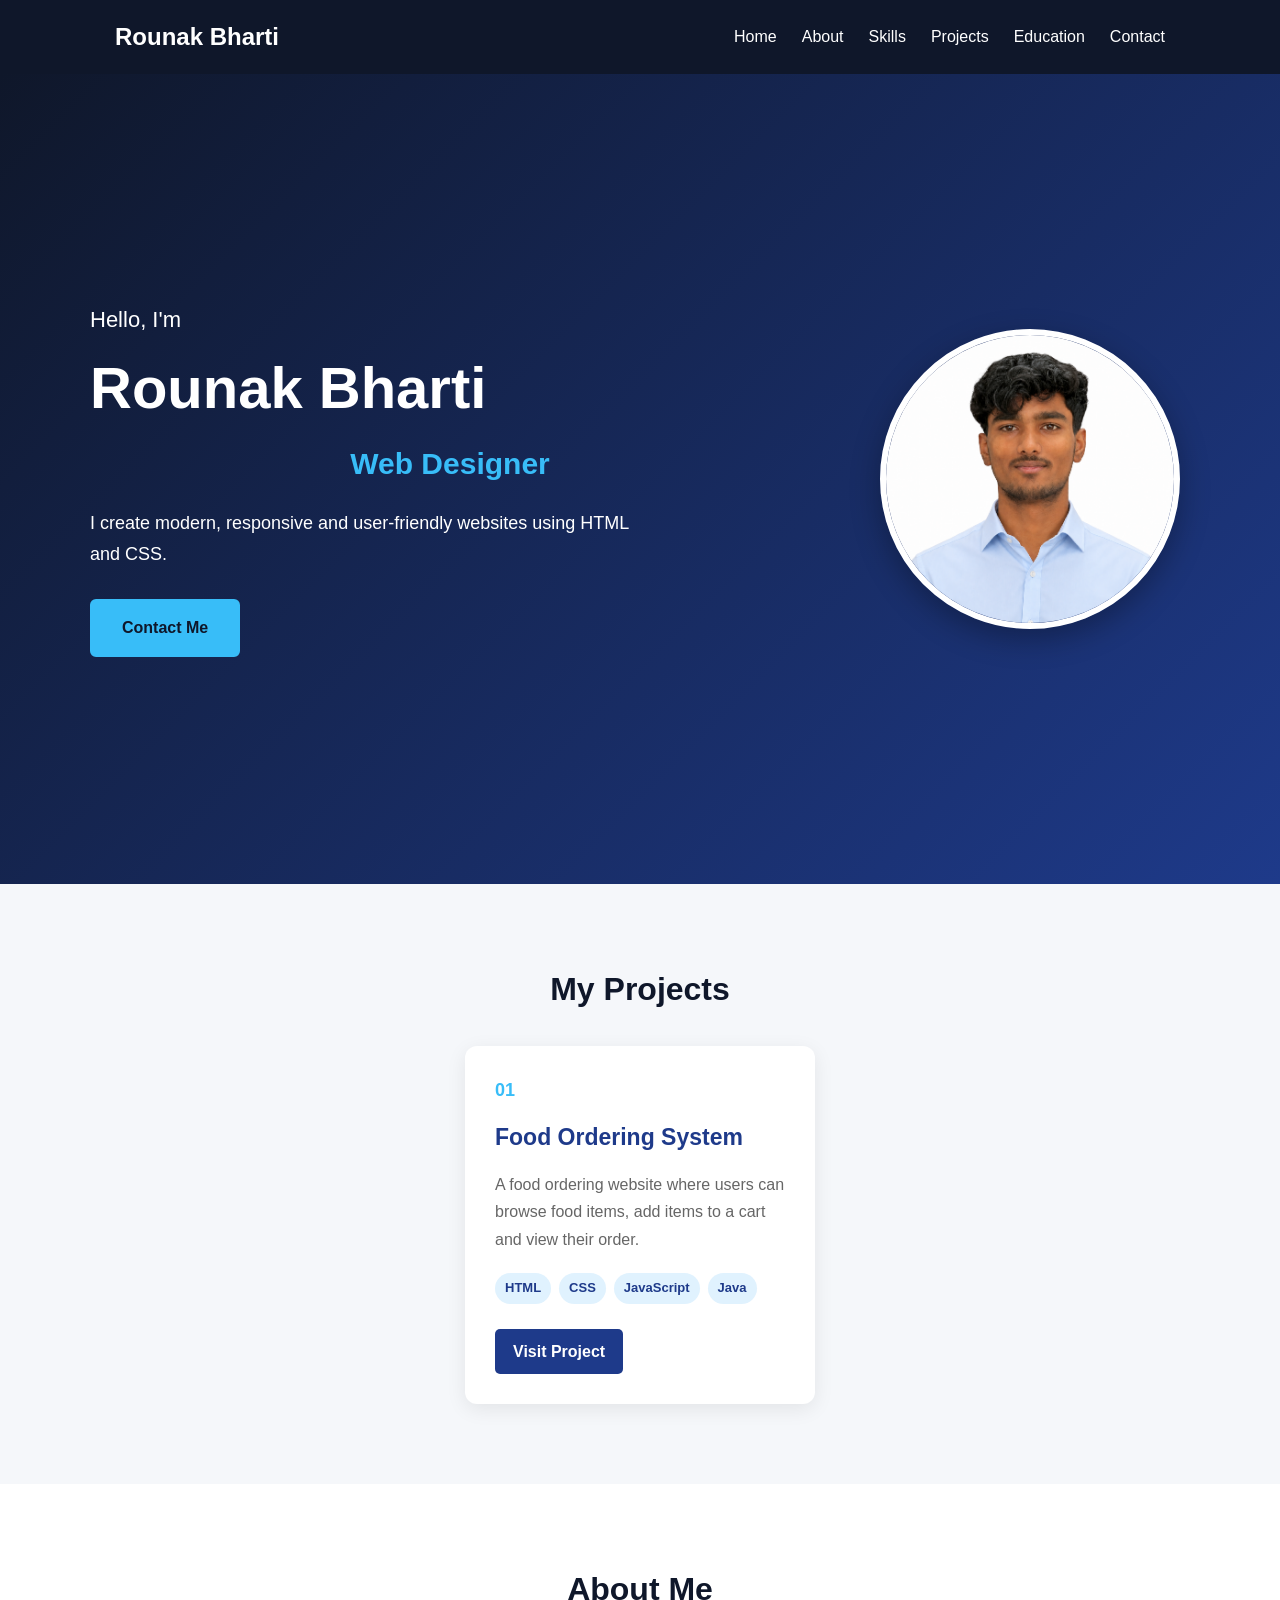
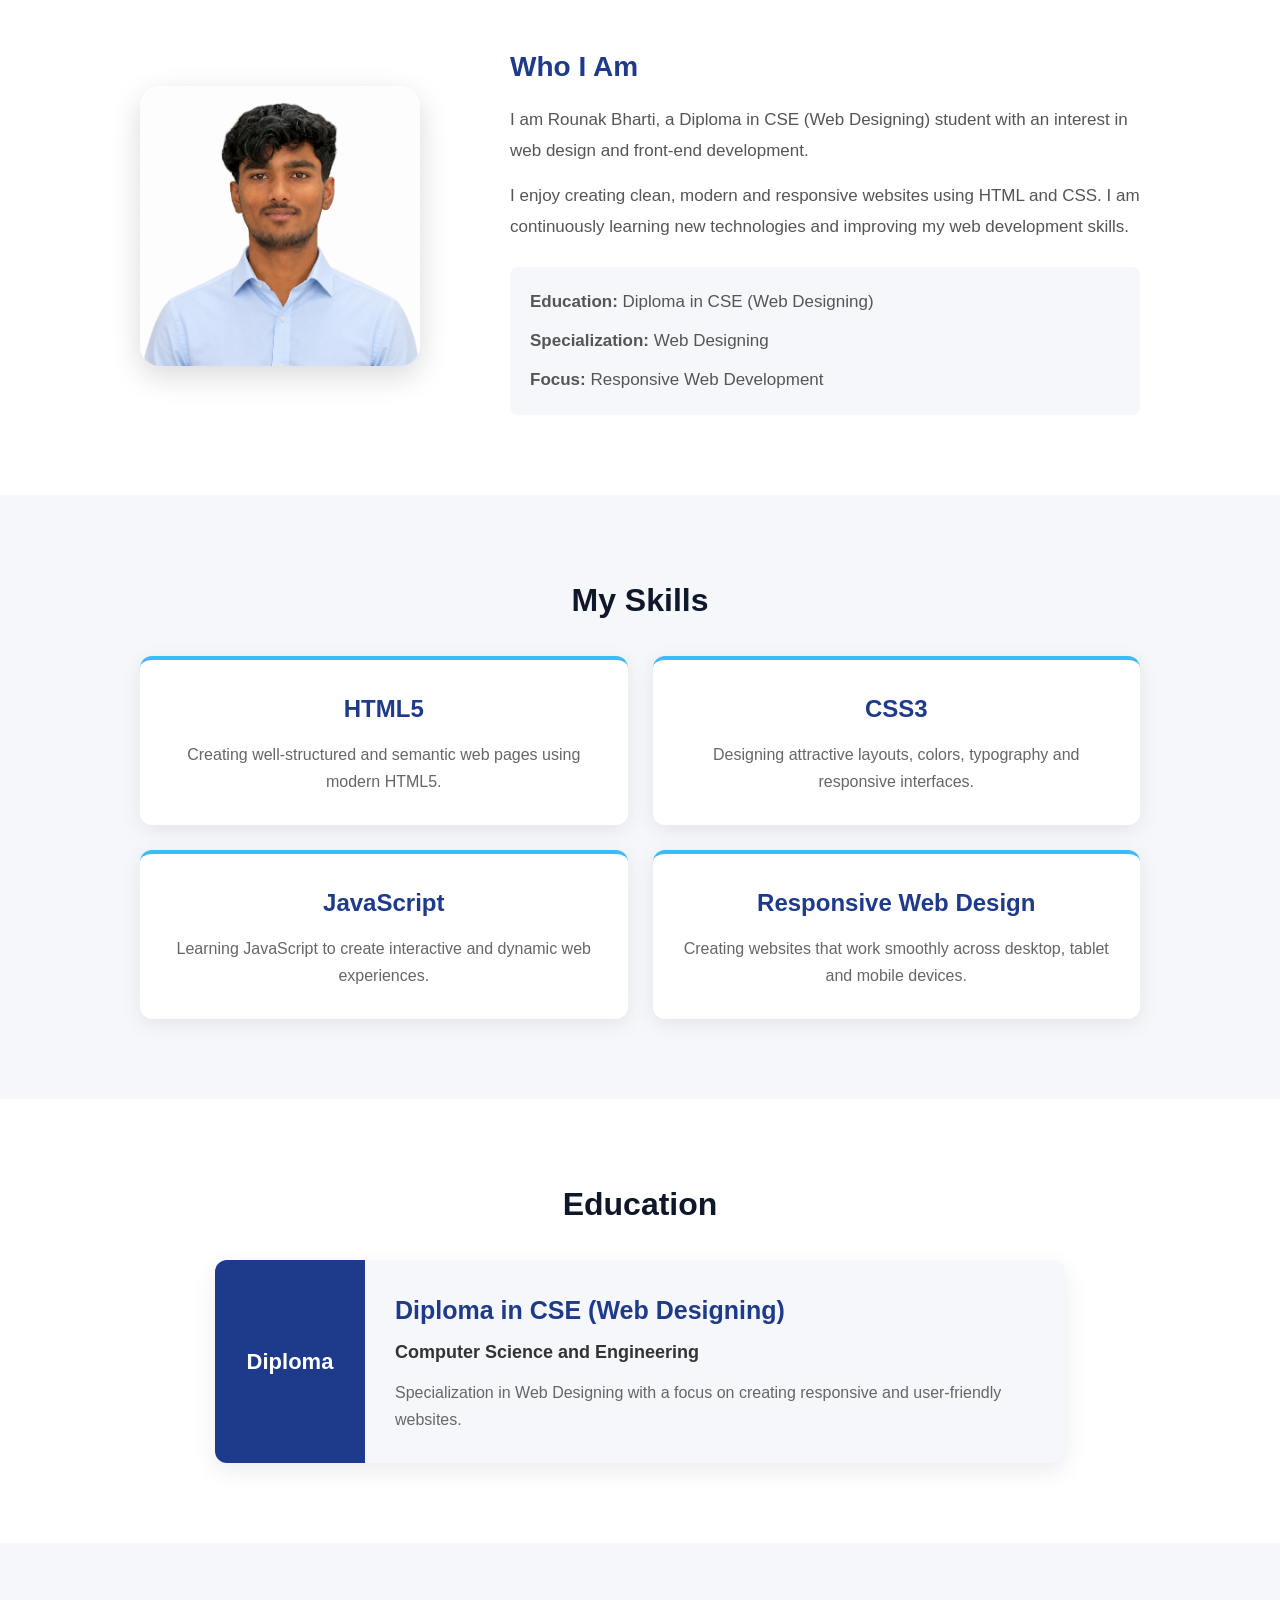
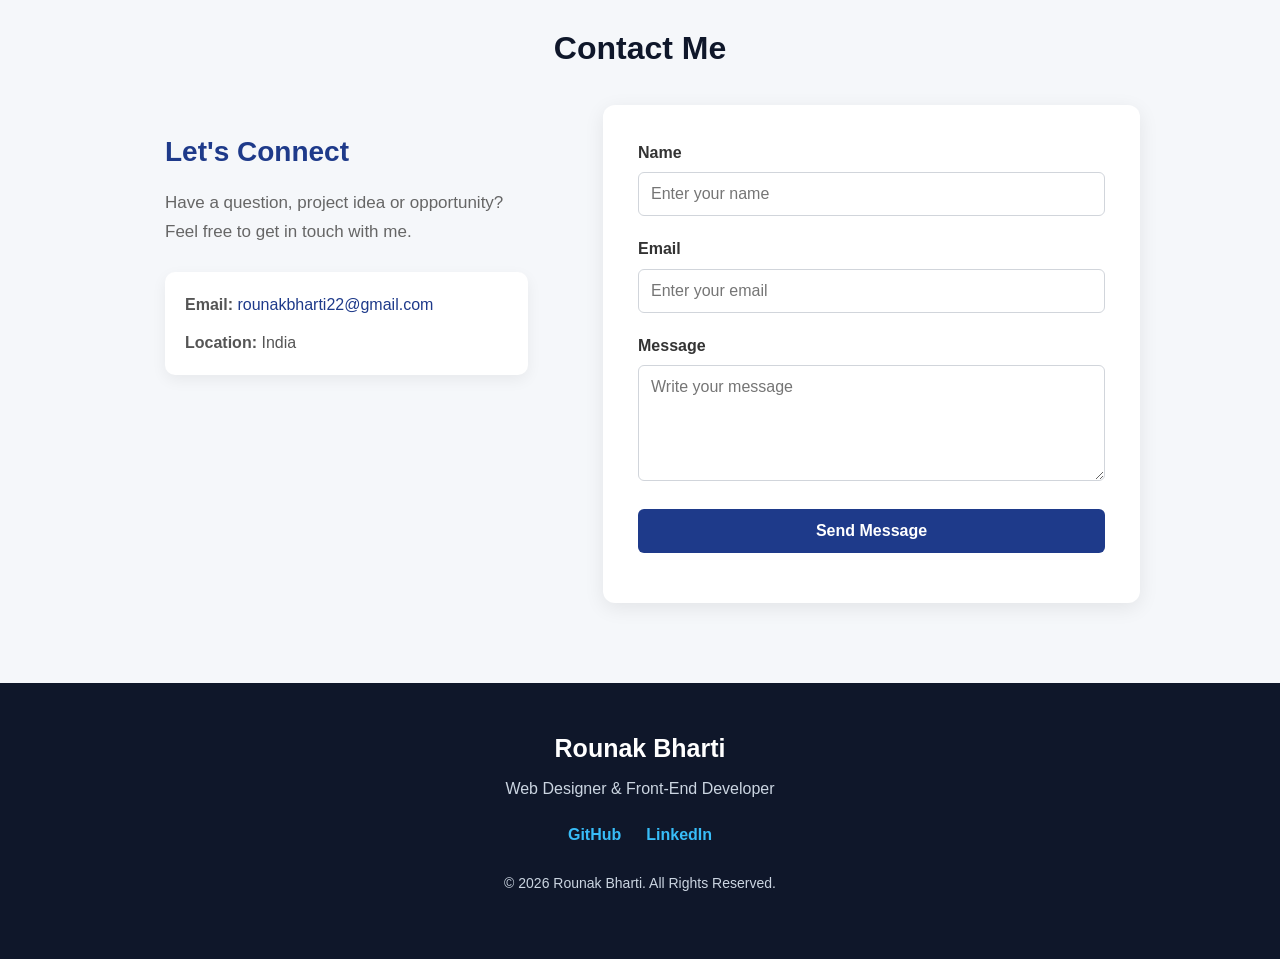
<file: index.html>
<!DOCTYPE html>
<html lang="en">

<head>
    <meta charset="UTF-8">

<meta
    name="viewport"
    content="width=device-width, initial-scale=1.0"
>

<meta
    name="description"
    content="Rounak Bharti - Web Designer and Front-End Developer Portfolio"
>

<meta
    name="author"
    content="Rounak Bharti"
>

<title>
    Rounak Bharti | Web Designer
</title>

    <link rel="stylesheet" href="css/style.css">
</head>

<body>

    <!-- Header -->
    <header>
        
        <nav>
    <h2>Rounak Bharti</h2>

    <button class="menu-toggle" id="menu-toggle" type="button">
        ☰
    </button>

    <ul id="nav-menu">
        <li><a href="#home">Home</a></li>
        <li><a href="#about">About</a></li>
        <li><a href="#skills">Skills</a></li>
        <li><a href="#projects">Projects</a></li>
        <li><a href="#education">Education</a></li>
        <li><a href="#contact">Contact</a></li>
    </ul>
</nav>

    </header>


    <!-- Main Content -->
    <main>

        <!-- Hero Section -->
<section id="home">

    <div class="hero-content">

        <div class="hero-text">

            <p class="hero-intro">Hello, I'm</p>

            <h1>Rounak Bharti</h1>

            <h2>Web Designer</h2>

            <p class="hero-description">
                I create modern, responsive and user-friendly websites
                using HTML and CSS.
            </p>

            <a href="#contact" class="hero-button">
                Contact Me
            </a>

        </div>


        <div class="hero-image">

            <img 
                src="images/profile.png" 
                alt="Profile photo of Rounak Bharti"
            >

        </div>

    </div>

</section>

    <!-- Projects Section -->
<section id="projects">

    <h2>My Projects</h2>

    <div class="projects-container">

        <article class="project-card">

            <div class="project-number">
                01
            </div>

            <h3>Food Ordering System</h3>

            <p>
                A food ordering website where users can browse
                food items, add items to a cart and view their order.
            </p>

            <div class="project-tech">
                <span>HTML</span>
                <span>CSS</span>
                <span>JavaScript</span>
                <span>Java</span>
            </div>

            <a class="project-button"
                href="https://rounak-bharti.github.io/food-ordering-system/"
                target="_blank"
                rel="noopener noreferrer">
                    Visit Project
            </a>

        </article>



    </div>

</section>

        <!-- About Section -->
<section id="about">

    <h2>About Me</h2>

    <div class="about-content">

        <div class="about-image">

            <img 
                src="images/profile.png" 
                alt="Rounak Bharti profile photo"
            >

        </div>


        <div class="about-text">

            <h3>Who I Am</h3>

            <p>
                I am Rounak Bharti, a Diploma in CSE (Web Designing)
                student with an interest in web design and front-end development.
            </p>

            <p>
                I enjoy creating clean, modern and responsive websites
                using HTML and CSS. I am continuously learning new
                technologies and improving my web development skills.
            </p>

            <div class="about-details">

                <p><strong>Education:</strong> Diploma in CSE (Web Designing)</p>

                <p><strong>Specialization:</strong> Web Designing</p>

                <p><strong>Focus:</strong> Responsive Web Development</p>

            </div>

        </div>

    </div>

</section>


        <!-- Skills Section -->
<section id="skills">

    <h2>My Skills</h2>

    <div class="skills-container">

        <div class="skill-card">
            <h3>HTML5</h3>
            <p>
                Creating well-structured and semantic web pages
                using modern HTML5.
            </p>
        </div>


        <div class="skill-card">
            <h3>CSS3</h3>
            <p>
                Designing attractive layouts, colors, typography
                and responsive interfaces.
            </p>
        </div>


        <div class="skill-card">
            <h3>JavaScript</h3>
            <p>
                Learning JavaScript to create interactive
                and dynamic web experiences.
            </p>
        </div>


        <div class="skill-card">
            <h3>Responsive Web Design</h3>
            <p>
                Creating websites that work smoothly across
                desktop, tablet and mobile devices.
            </p>
        </div>

    </div>

</section>


        <!-- Education Section -->
<section id="education">

    <h2>Education</h2>

    <div class="education-container">

        <article class="education-card">

            <div class="education-year">
                Diploma
            </div>

            <div class="education-content">

                <h3>Diploma in CSE (Web Designing)</h3>

                <h4>Computer Science and Engineering</h4>

                <p>
                    Specialization in Web Designing with a focus on
                    creating responsive and user-friendly websites.
                </p>

            </div>

        </article>

    </div>

</section>


        <!-- Contact Section -->
<section id="contact">

    <h2>Contact Me</h2>

    <div class="contact-container">

        <div class="contact-info">

            <h3>Let's Connect</h3>

            <p>
                Have a question, project idea or opportunity?
                Feel free to get in touch with me.
            </p>

            <div class="contact-details">

                <p>
                    <strong>Email:</strong>
                    <a href="mailto:rounakbharti22@gmail.com">
                        rounakbharti22@gmail.com
                    </a>
                </p>

                <p>
                    <strong>Location:</strong>
                    India
                </p>

            </div>

        </div>


        <form id="contact-form">

            <label for="name">Name</label>

            <input
                type="text"
                id="name"
                name="name"
                placeholder="Enter your name"
                required
            >


            <label for="email">Email</label>

            <input
                type="email"
                id="email"
                name="email"
                placeholder="Enter your email"
                required
            >


            <label for="message">Message</label>

            <textarea
                id="message"
                name="message"
                rows="5"
                placeholder="Write your message"
                required
            ></textarea>


            <button type="submit">
                Send Message
            </button>

            <p id="form-message"></p>

        </form>

    </div>

</section>

    </main>


    <!-- Footer -->
<footer>

    <div class="footer-content">

        <h3>Rounak Bharti</h3>

        <p>
            Web Designer & Front-End Developer
        </p>

        <div class="social-links">

            <a href="https://github.com/Rounak-Bharti" 
                target="_blank"
                rel="noopener noreferrer">
                GitHub
            </a>
            <a href="https://www.linkedin.com/in/rounak-bharti-62779b330/" 
            target="_blank"
            rel="noopener noreferrer">
                LinkedIn
            </a>

        </div>

        <p class="copyright">
            © 2026 Rounak Bharti. All Rights Reserved.
        </p>

    </div>

</footer>
    <script src="js/script.js"></script>

</body>

</html>
</file>
<file: css/style.css>
/* ================================
   GENERAL STYLES
================================ */

* {
    margin: 0;
    padding: 0;
    box-sizing: border-box;
}

html {
    scroll-behavior: smooth;
}

section {
    scroll-margin-top: 80px;
}

body {
    font-family: Arial, sans-serif;
    line-height: 1.6;
    background: #f5f7fa;
    color: #222;
}


/* ================================
   HEADER & NAVIGATION
================================ */

header {
    background: #0f172a;
    position: sticky;
    top: 0;
    z-index: 1000;
}

nav {
    max-width: 1100px;
    margin: auto;
    padding: 18px 25px;

    display: flex;
    justify-content: space-between;
    align-items: center;
}

nav h2 {
    color: white;
    font-size: 24px;
}

nav ul {
    list-style: none;

    display: flex;
    gap: 25px;
}

nav ul li a {
    color: white;
    text-decoration: none;
    font-size: 16px;

    transition: 0.3s;
}

nav ul li a:hover {
    color: #38bdf8;
}


/* ================================
   COMMON SECTION
================================ */

section {
    max-width: 1100px;
    margin: auto;
    padding: 80px 25px;
}

section h2 {
    text-align: center;
    font-size: 32px;
    margin-bottom: 30px;
    color: #0f172a;
}


/* ================================
   HERO SECTION
================================ */

#home {
    max-width: none;
    min-height: 90vh;

    display: flex;
    justify-content: center;
    align-items: center;

    padding: 80px 25px;

    background: linear-gradient(
        135deg,
        #0f172a,
        #1e3a8a
    );

    color: white;
}

.hero-content {
    width: 100%;
    max-width: 1100px;

    display: flex;
    justify-content: space-between;
    align-items: center;

    gap: 60px;
}

.hero-text {
    flex: 1;
}

.hero-intro {
    font-size: 22px;
    margin-bottom: 5px;
}

.hero-text h1 {
    font-size: 58px;
    margin-bottom: 5px;
}

.hero-text h2 {
    font-size: 30px;
    color: #38bdf8;
    margin-bottom: 20px;
}

.hero-description {
    max-width: 550px;

    font-size: 18px;
    line-height: 1.7;

    margin-bottom: 30px;
}

.hero-image img {
    border: 5px solid white;

    box-shadow: 0 10px 30px rgba(0, 0, 0, 0.15);

    transition: transform 0.4s ease;
}

.hero-button:hover {
    background: white;
    transform: translateY(-3px);
}


/* Profile Image */

.hero-image {
    flex: 0 0 320px;

    display: flex;
    justify-content: center;
}

.hero-image img {
    width: 300px;
    height: 300px;

    object-fit: cover;

    border-radius: 50%;

    border: 6px solid white;

    box-shadow: 0 10px 30px rgba(0, 0, 0, 0.3);
}

/* ================================
   ABOUT SECTION
================================ */

#about {
    background: white;
    max-width: none;
}

.about-content {
    max-width: 1000px;
    margin: auto;

    display: flex;
    align-items: center;

    gap: 70px;
}

.about-image {
    flex: 0 0 300px;
}

.about-image img {
    width: 280px;
    height: 280px;

    object-fit: cover;

    border-radius: 20px;

    box-shadow: 0 10px 30px rgba(0, 0, 0, 0.15);
}

.about-text {
    flex: 1;
}

.about-text h3 {
    font-size: 28px;

    color: #1e3a8a;

    margin-bottom: 15px;
}

.about-text p {
    color: #555;

    font-size: 17px;

    line-height: 1.8;

    margin-bottom: 15px;
}

.about-details {
    margin-top: 25px;

    padding: 20px;

    background: #f5f7fa;

    border-radius: 8px;
}

.about-details p {
    margin-bottom: 8px;
}

.about-details p:last-child {
    margin-bottom: 0;
}


/* ================================
   SKILLS SECTION
================================ */

#skills {
    background: #f5f7fa;
    max-width: none;
}

.skills-container {
    max-width: 1000px;
    margin: auto;

    display: grid;

    grid-template-columns: repeat(2, 1fr);

    gap: 25px;
}

.skill-card {
    background: white;

    padding: 30px;

    border-radius: 12px;

    text-align: center;

    box-shadow: 0 5px 20px rgba(0, 0, 0, 0.08);

    border-top: 4px solid #38bdf8;

    transition: 0.3s;
}

.skill-card:hover {
    transform: translateY(-8px);

    box-shadow: 0 12px 25px rgba(0, 0, 0, 0.12);
}

.skill-card h3 {
    font-size: 24px;

    color: #1e3a8a;

    margin-bottom: 12px;
}

.skill-card p {
    color: #666;

    line-height: 1.7;

    font-size: 16px;
}

/* ================================
   PROJECTS SECTION
================================ */

#projects {
    background: #f5f7fa;
    max-width: none;
}

.projects-container {
    max-width: 1100px;
    margin: auto;

    display: flex;
    flex-wrap: wrap;
    justify-content: center;

    gap: 25px;
}

.project-card {
    position: relative;

    background: white;

    padding: 30px;

    border-radius: 12px;

    box-shadow: 0 5px 20px rgba(0, 0, 0, 0.08);

    transition: 0.3s;

    width: 100%;
    max-width: 350px;
}

.project-card:hover {
    transform: translateY(-8px);

    box-shadow: 0 12px 30px rgba(0, 0, 0, 0.12);
}

.project-number {
    color: #38bdf8;

    font-size: 18px;

    font-weight: bold;

    margin-bottom: 15px;
}

.project-card h3 {
    color: #1e3a8a;

    font-size: 23px;

    margin-bottom: 15px;
}

.project-card p {
    color: #666;

    line-height: 1.7;

    margin-bottom: 20px;
}

.project-tech {
    display: flex;

    flex-wrap: wrap;

    gap: 8px;

    margin-bottom: 25px;
}

.project-tech span {
    background: #e0f2fe;

    color: #1e3a8a;

    padding: 5px 10px;

    border-radius: 20px;

    font-size: 13px;

    font-weight: bold;
}

.project-button {
    display: inline-block;

    padding: 10px 18px;

    background: #1e3a8a;

    color: white;

    text-decoration: none;

    border-radius: 5px;

    font-weight: bold;

    transition: 0.3s;
}

.project-button:hover {
    background: #38bdf8;

    color: #0f172a;
}

/* ================================
   EDUCATION SECTION
================================ */

#education {
    background: white;
    max-width: none;
}

.education-container {
    max-width: 850px;
    margin: auto;
}

.education-card {
    display: flex;

    background: #f5f7fa;

    border-radius: 12px;

    overflow: hidden;

    box-shadow: 0 8px 25px rgba(0, 0, 0, 0.08);

    transition: 0.3s;
}

.education-card:hover {
    transform: translateY(-5px);

    box-shadow: 0 12px 30px rgba(0, 0, 0, 0.12);
}

.education-year {
    min-width: 150px;

    display: flex;
    justify-content: center;
    align-items: center;

    background: #1e3a8a;

    color: white;

    font-size: 22px;
    font-weight: bold;
}

.education-content {
    padding: 30px;
}

.education-content h3 {
    color: #1e3a8a;

    font-size: 25px;

    margin-bottom: 8px;
}

.education-content h4 {
    color: #333;

    font-size: 18px;

    margin-bottom: 12px;
}

.education-content p {
    color: #666;

    line-height: 1.7;

    font-size: 16px;
}


/* ================================
   CONTACT SECTION
================================ */

#contact {
    background: #f5f7fa;
    max-width: none;
}

.contact-container {
    max-width: 1000px;
    margin: auto;

    display: grid;

    grid-template-columns: 1fr 1.3fr;

    gap: 50px;

    align-items: start;
}

.contact-info {
    padding: 25px;
}

.contact-info h3 {
    color: #1e3a8a;

    font-size: 28px;

    margin-bottom: 15px;
}

.contact-info > p {
    color: #666;

    font-size: 17px;

    line-height: 1.7;

    margin-bottom: 25px;
}

.contact-details {
    background: white;

    padding: 20px;

    border-radius: 10px;

    box-shadow: 0 5px 15px rgba(0, 0, 0, 0.06);
}

.contact-details p {
    margin-bottom: 12px;

    color: #555;
}

.contact-details p:last-child {
    margin-bottom: 0;
}

.contact-details a {
    color: #1e3a8a;

    text-decoration: none;
}

.contact-details a:hover {
    text-decoration: underline;
}


/* Contact Form */

#contact-form {
    background: white;

    padding: 35px;

    border-radius: 12px;

    box-shadow: 0 5px 20px rgba(0, 0, 0, 0.08);
}

#contact-form label {
    display: block;

    margin-bottom: 7px;

    font-weight: bold;

    color: #333;
}

#contact-form input,
#contact-form textarea {
    width: 100%;

    padding: 12px;

    margin-bottom: 20px;

    border: 1px solid #d1d5db;

    border-radius: 6px;

    font-size: 16px;

    font-family: inherit;
}

#contact-form textarea {
    resize: vertical;
}

#contact-form input:focus,
#contact-form textarea:focus {
    outline: none;

    border-color: #38bdf8;

    box-shadow: 0 0 0 3px rgba(56, 189, 248, 0.15);
}

#contact-form button {
    width: 100%;

    padding: 13px;

    border: none;

    border-radius: 6px;

    background: #1e3a8a;

    color: white;

    font-size: 16px;

    font-weight: bold;

    cursor: pointer;

    transition: 0.3s;
}

#contact-form button:hover {
    background: #38bdf8;

    color: #0f172a;

    transform: translateY(-2px);
}

#contact-form input.invalid {
    border-color: #dc2626;
    box-shadow: 0 0 0 3px rgba(220, 38, 38, 0.15);
}

#form-message {
    margin-top: 15px;
    text-align: center;
    font-weight: bold;
    font-size: 15px;
    line-height: 1.4;
}

.success-msg {
    color: #16a34a;
}

.error-msg {
    color: #dc2626;
}

.info-msg {
    color: #0284c7;
}



/* ================================
   FOOTER
================================ */

footer {
    background: #0f172a;

    color: white;

    padding: 45px 20px;

    text-align: center;
}

.footer-content {
    max-width: 1000px;

    margin: auto;
}

.footer-content h3 {
    font-size: 25px;

    margin-bottom: 8px;
}

.footer-content > p {
    color: #cbd5e1;

    margin-bottom: 20px;
}

.social-links {
    display: flex;

    justify-content: center;

    gap: 25px;

    margin-bottom: 25px;
}

.social-links a {
    color: #38bdf8;

    text-decoration: none;

    font-weight: bold;

    transition: 0.3s;
}

.social-links a:hover {
    color: white;

    transform: translateY(-3px);
}

.copyright {
    font-size: 14px;

    color: #94a3b8;
}


/* ================================
   RESPONSIVE DESIGN
================================ */

@media (max-width: 768px) {

    nav {
        flex-direction: column;
        gap: 15px;
    }

    nav ul {
        flex-wrap: wrap;
        justify-content: center;
        gap: 15px;
    }

    #home {
        min-height: auto;
        padding: 80px 20px;
    }

    .hero-content {
        flex-direction: column-reverse;
        text-align: center;
    }

    .hero-text h1 {
        font-size: 42px;
    }

    .hero-text h2 {
        font-size: 25px;
    }

    .hero-description {
        margin-left: auto;
        margin-right: auto;
    }

    .hero-image {
        flex: none;
    }

    .hero-image img {
        width: 240px;
        height: 240px;
    }

    section {
        padding: 60px 20px;
    }

    section h2 {
        font-size: 28px;
    }

    .skills-container {
    grid-template-columns: 1fr;
    }
    .about-content {
    flex-direction: column;
    text-align: center;

    gap: 35px;
    }

    .about-image {
    flex: none;
    }

    .about-text {
    width: 100%;
    }

    .about-details {
    text-align: left;
    }
    .education-card {
    flex-direction: column;
    }

    .education-year {
    min-width: auto;

    padding: 15px;
    }
    .projects-container {
    grid-template-columns: 1fr;
    }
    .contact-container {
    grid-template-columns: 1fr;
    gap: 25px;
    }

    .contact-info {
    padding: 0;
    }
    .menu-toggle {
    display: block;
    }

    nav {
    position: relative;
    }

    nav ul {
    display: none;

    width: 100%;

    flex-direction: column;

    align-items: center;

    gap: 15px;

    padding-top: 15px;
    }

    nav ul.active {
    display: flex;
    }
}


/* ================================
   SMALL MOBILE DEVICES
================================ */

@media (max-width: 480px) {

    nav h2 {
        font-size: 21px;
    }

    nav ul {
        gap: 10px;
    }

    nav ul li a {
        font-size: 14px;
    }

    #home {
        min-height: 80vh;
    }

    #home h1 {
        font-size: 32px;
    }

    #home p {
        font-size: 16px;
    }

    form {
        padding: 25px 20px;
    }
}
/* ================================
   ANIMATIONS & POLISH
================================ */

/* Page fade-in */
body {
    animation: pageLoad 0.8s ease;
}

@keyframes pageLoad {
    from {
        opacity: 0;
    }

    to {
        opacity: 1;
    }
}


/* Navigation hover */
nav a {
    transition: color 0.3s ease;
}

nav a:hover {
    color: #38bdf8;
}


/* Profile image hover */
.hero-image img {
    transition: transform 0.4s ease;
}

.hero-image img:hover {
    transform: scale(1.05);
}


/* Buttons */
button,
.hero-button,
.project-button {
    transition:
        transform 0.3s ease,
        background 0.3s ease,
        box-shadow 0.3s ease;
}

button:hover,
.hero-button:hover,
.project-button:hover {
    transform: translateY(-3px);
}


/* Cards */
.skill-card,
.project-card,
.education-card {
    transition:
        transform 0.3s ease,
        box-shadow 0.3s ease;
}
/* Section animation */

section {
    animation: sectionReveal 0.8s ease both;
}

@keyframes sectionReveal {
    from {
        opacity: 0;
        transform: translateY(20px);
    }

    to {
        opacity: 1;
        transform: translateY(0);
    }
}
/* Contact Me Button Fix */

.hero-button {
    display: inline-block;
    padding: 14px 30px;

    background: #38bdf8;
    color: #0f172a;

    text-decoration: none;
    font-size: 16px;
    font-weight: bold;

    border-radius: 6px;

    border: 2px solid #38bdf8;

    cursor: pointer;

    transition: all 0.3s ease;
}

.hero-button:hover {
    background: transparent;
    color: white;

    transform: translateY(-3px);

    box-shadow: 0 8px 20px rgba(56, 189, 248, 0.3);
}
/* ================================
   MOBILE TOUCH FEEDBACK
================================ */

@media (max-width: 768px) {

    .skill-card:active {
        transform: scale(0.98);
    }

    .project-card:active {
        transform: scale(0.98);
    }

    .hero-button:active,
    .project-button:active,
    #contact-form button:active {
        transform: scale(0.97);
    }

    .hero-image img:active {
        transform: scale(0.98);
    }
}
/* ================================
   MOBILE NAVIGATION
================================ */

.menu-toggle {
    display: none;

    background: transparent;

    border: none;

    color: white;

    font-size: 28px;

    cursor: pointer;
}
/* ================================
   MOBILE MENU FIX
================================ */

.menu-toggle {
    display: none;
}


/* Mobile */

@media (max-width: 768px) {

    nav {
        position: relative;
        width: 100%;
    }

    .menu-toggle {
        display: block;

        position: absolute;
        right: 20px;
        top: 12px;

        background: transparent;
        border: none;

        color: white;

        font-size: 28px;
        line-height: 1;

        cursor: pointer;

        z-index: 1001;
    }

    nav ul {
        display: none;

        width: 100%;

        flex-direction: column;

        align-items: center;

        gap: 15px;

        padding: 20px 0 10px;
    }

    nav ul.active {
        display: flex;
    }

}
</file>
